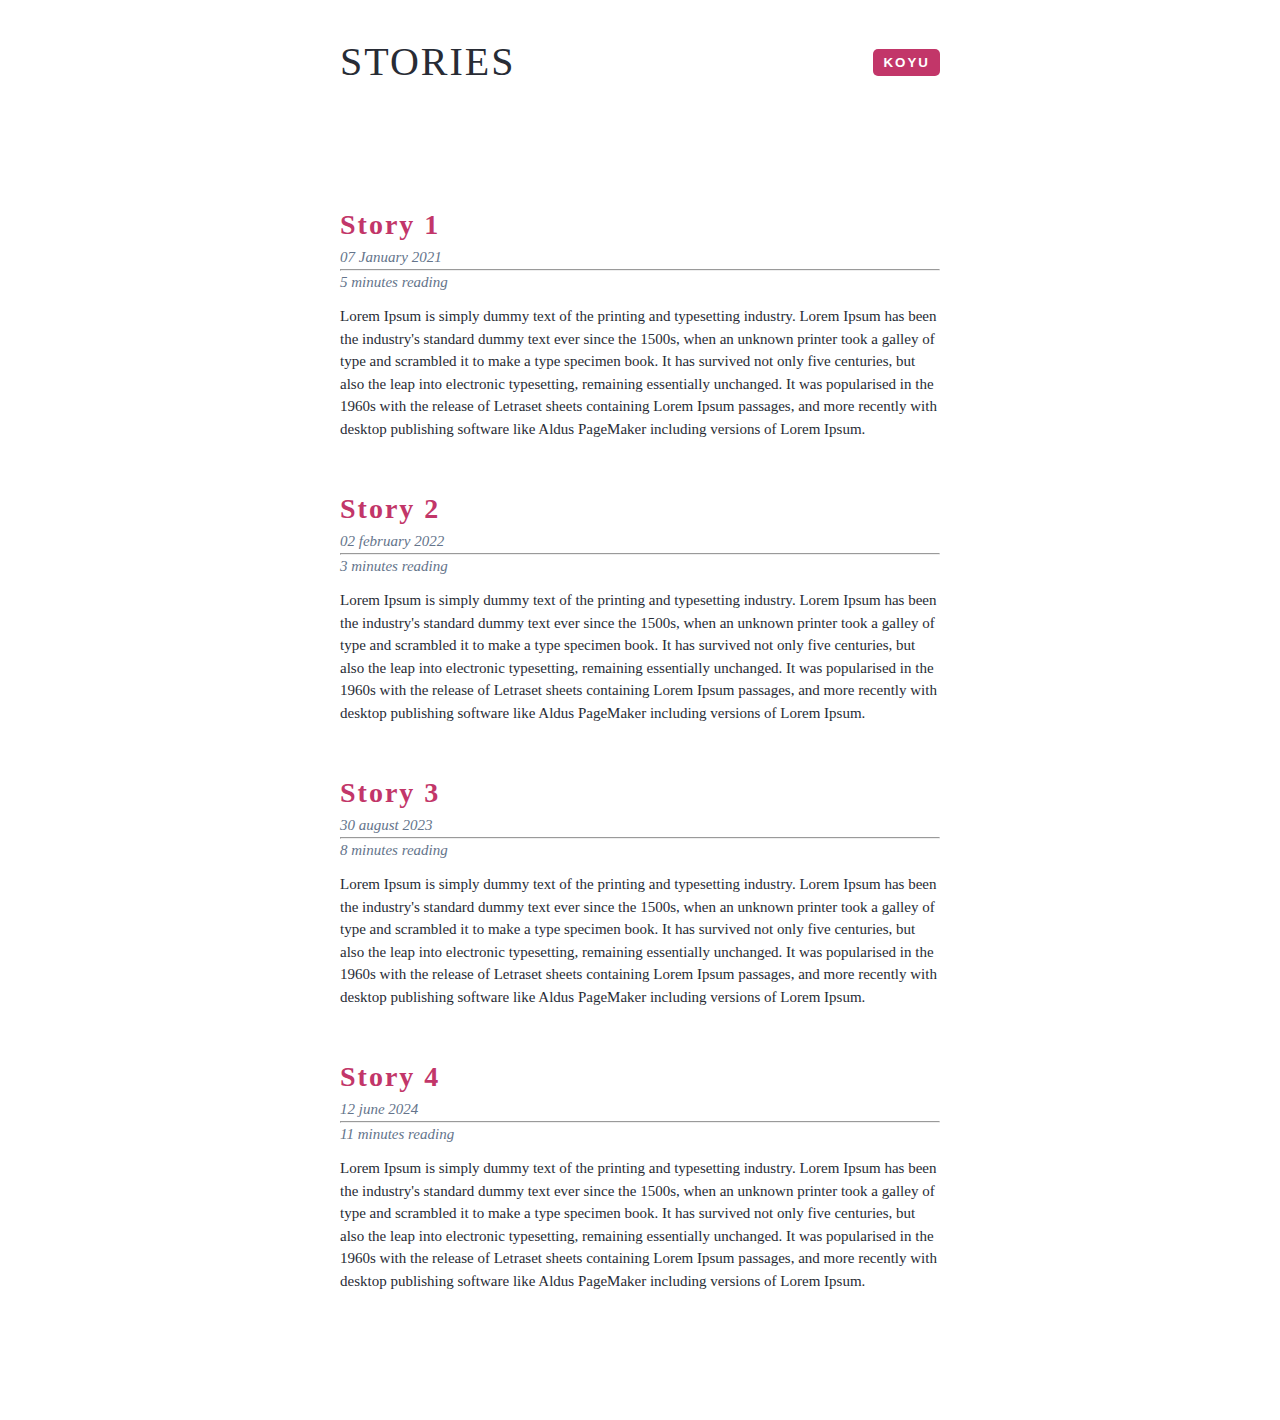
<file: changetheme/index.html>
<!DOCTYPE html>
<html lang="en">
<head>
    <meta charset="UTF-8">
    <meta name="viewport" content="width=device-width, initial-scale=1.0">
    <title>Change Themes</title>
    <link rel="stylesheet" href="style.css">
</head>
<body>
    <div class="container">
        <div class="center">
             <span>Stories</span>
            <button id="btn">Koyu</button>
        </div>
        
        <section id="articles">
            <article class="post">
                <h2>Story 1</h2>
                <div class="infos">
                    <span>07 January 2021</span>
                    <hr>
                    <span>5 minutes reading</span>
                </div>
                <p>
                    Lorem Ipsum is simply dummy text of the printing and typesetting industry. Lorem Ipsum has been the industry's standard dummy text ever since the 1500s, when an unknown printer took a galley of type and scrambled it to make a type specimen book. It has survived not only five centuries, but also the leap into electronic typesetting, remaining essentially unchanged. It was popularised in the 1960s with the release of Letraset sheets containing Lorem Ipsum passages, and more recently with desktop publishing software like Aldus PageMaker including versions of Lorem Ipsum.
                </p>
                
               
            </article>
            <article class="post">
                <h2>Story 2</h2>
                <div class="infos">
                    <span>02 february 2022</span>
                    <hr>
                    <span>3 minutes reading</span>
                </div>
                <p>
                    Lorem Ipsum is simply dummy text of the printing and typesetting industry. Lorem Ipsum has been the industry's standard dummy text ever since the 1500s, when an unknown printer took a galley of type and scrambled it to make a type specimen book. It has survived not only five centuries, but also the leap into electronic typesetting, remaining essentially unchanged. It was popularised in the 1960s with the release of Letraset sheets containing Lorem Ipsum passages, and more recently with desktop publishing software like Aldus PageMaker including versions of Lorem Ipsum.
                </p>
               
            </article>
            <article class="post">
                <h2>Story 3</h2>
                <div class="infos">
                    <span>30 august 2023</span>
                    <hr>
                    <span>8 minutes reading</span>
                </div>
                <p>
                    Lorem Ipsum is simply dummy text of the printing and typesetting industry. Lorem Ipsum has been the industry's standard dummy text ever since the 1500s, when an unknown printer took a galley of type and scrambled it to make a type specimen book. It has survived not only five centuries, but also the leap into electronic typesetting, remaining essentially unchanged. It was popularised in the 1960s with the release of Letraset sheets containing Lorem Ipsum passages, and more recently with desktop publishing software like Aldus PageMaker including versions of Lorem Ipsum.
                </p>
               
            </article>
            <article class="post">
                <h2>Story 4</h2>
                <div class="infos">
                    <span>12 june 2024</span>
                    <hr>
                    <span>11 minutes reading</span>
                </div>
                <p>
                    Lorem Ipsum is simply dummy text of the printing and typesetting industry. Lorem Ipsum has been the industry's standard dummy text ever since the 1500s, when an unknown printer took a galley of type and scrambled it to make a type specimen book. It has survived not only five centuries, but also the leap into electronic typesetting, remaining essentially unchanged. It was popularised in the 1960s with the release of Letraset sheets containing Lorem Ipsum passages, and more recently with desktop publishing software like Aldus PageMaker including versions of Lorem Ipsum.
                </p>
               
            </article>
            
            

        </section>
    </div>





<script src="app.js"></script>
</body>
</html>
</file>
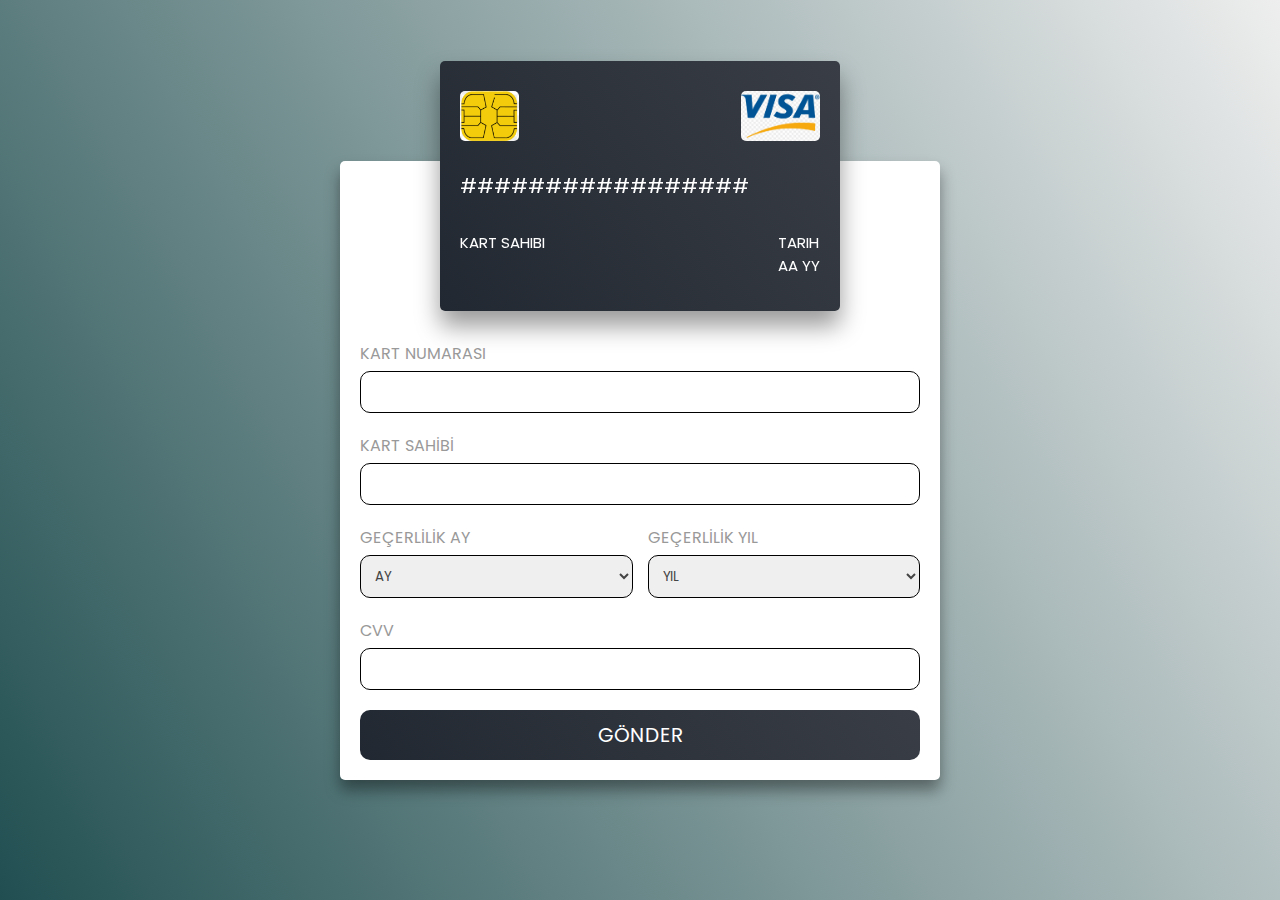
<file: CreditCard/index.html>
<!DOCTYPE html>
<html lang="en">
<head>
    <meta charset="UTF-8">
    <meta name="viewport" content="width=device-width, initial-scale=1.0">
    <title>Credit Card</title>
    <link rel="stylesheet" href="https://cdnjs.cloudflare.com/ajax/libs/font-awesome/6.7.2/css/all.min.css" integrity="sha512-Evv84Mr4kqVGRNSgIGL/F/aIDqQb7xQ2vcrdIwxfjThSH8CSR7PBEakCr51Ck+w+/U6swU2Im1vVX0SVk9ABhg==" crossorigin="anonymous" referrerpolicy="no-referrer" />
    <link rel="stylesheet" href="style.css">
</head>
<body>
    <div class="container">
        <div class="card-container">
            <div class="front">
                <div class="image">
                    <img src="chip.png" alt="">
                    <img src="visa.png" alt="">
                </div>
                <div class="card-number-box">#################</div>
                <div class="flexbox">
                   <div class="box">
                    <span>Kart Sahibi</span>
                    <div class="card-owner-name"></div>
                   </div>
                   <div class="box">
                    <span>Tarih</span>
                    <div class="expiration">
                        <span class="exp-month">AA</span>
                        <span class="exp-year">YY</span>
                    </div>
                   </div>
                </div>

            </div>
            <div class="back">
              <div class="stripe"></div>
                <div class="box">
                  <span>cvv</span>
                  <div class="cvv-box"></div>
                  <img src="visa.png" alt="">
                </div>
            </div>


        </div>
        <form action="">
            <div class="input-box">
                <span>KART NUMARASI</span>
                <input type="text" maxlength="19" class="card-number-input">

            </div>
            <div class="input-box">
                <span>KART SAHİBİ</span>
                <input type="text" maxlength="27" class="card-holder-input">
            </div>
            <div class="flexbox">
                <div class="input-box">
                    <span>GEÇERLİLİK AY</span>
                    <select class="month-input">
                        <option value="ay" selected disabled>AY</option>
                        <option value="01">01</option>
                        <option value="02">02</option>
                        <option value="03">03</option>
                        <option value="04">04</option>
                        <option value="05">05</option>
                        <option value="06">06</option>
                        <option value="07">07</option>
                        <option value="08">08</option>
                        <option value="09">09</option>
                        <option value="10">10</option>
                        <option value="11">11</option>
                        <option value="12">12</option>
                    </select>

                </div>
                <div class="input-box">
                    <span>GEÇERLİLİK YIL</span>
                    <select class="year-input">
                       <option value="year" selected disabled>YIL</option> 
                       <option value="2023">2023</option>
                       <option value="2024">2024</option>
                       <option value="2025">2025</option>
                       <option value="2026">2026</option>
                       <option value="2027">2027</option>
                       <option value="2028">2028</option>
                       <option value="2029">2029</option>
                       <option value="2030">2030</option>
                       <option value="2031">2031</option>
                       <option value="2032">2032</option>
                       <option value="2033">2033</option>
                       <option value="2034">2034</option>
                    </select>
                </div>
            </div>
            <div class="input-box">
                <span>CVV</span>
                <input type="text" maxlength="3" class="cvv-input">
            </div>
            <input type="submit" value="Gönder" class="submit-btn">
        </form>
    
  
<script src="script.js"></script>
</body>
</html>
</file>
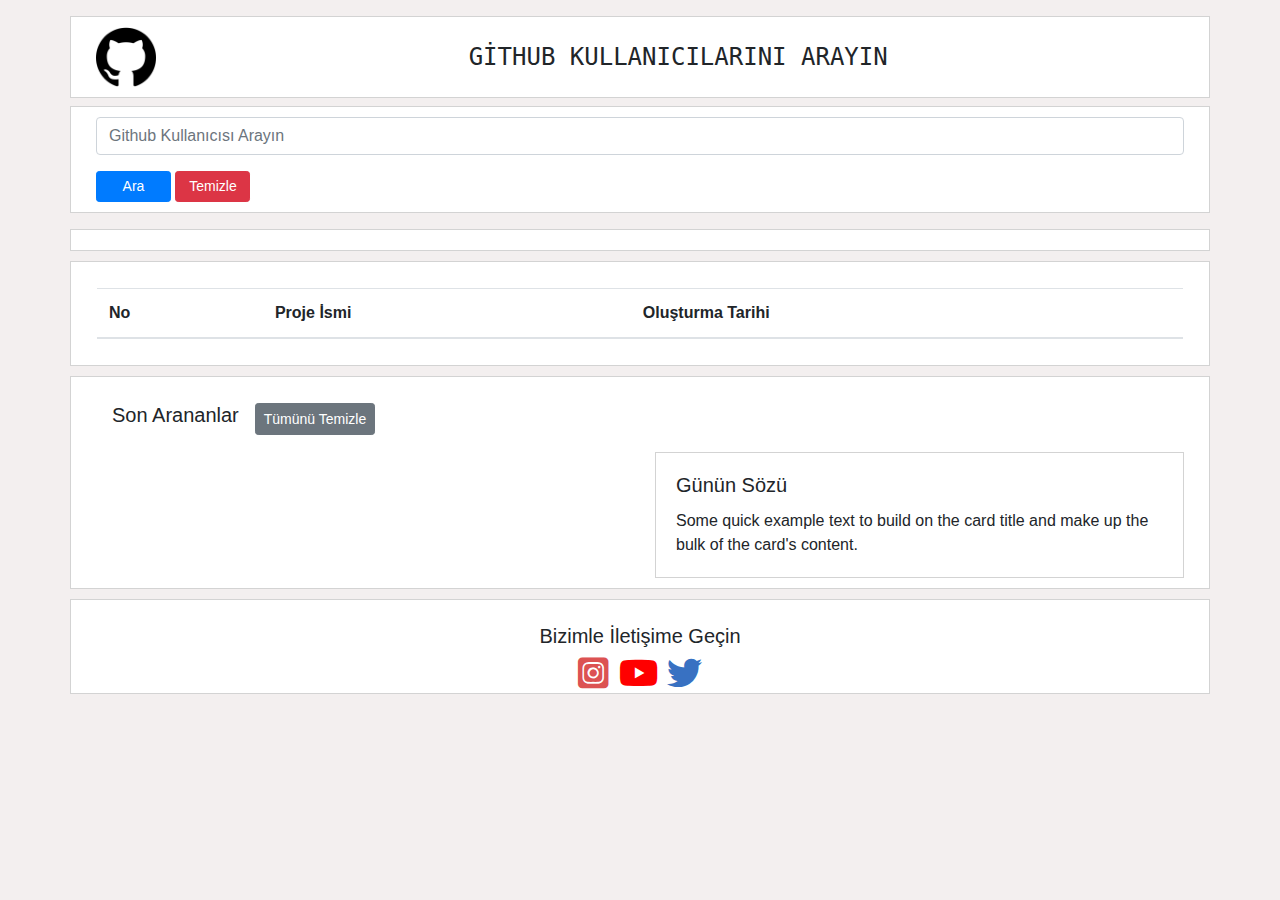
<file: githubprofilefounder/index.html>
<!DOCTYPE html>
<html lang="en"><head>
    <meta charset="UTF-8">
    <meta http-equiv="X-UA-Compatible" content="IE=edge">
    <meta name="viewport" content="width=,, initial-scale=1.0">
    <title>Github App</title>

    <link rel="stylesheet" href="https://cdn.jsdelivr.net/npm/bootstrap@4.0.0/dist/css/bootstrap.min.css" integrity="sha384-Gn5384xqQ1aoWXA+058RXPxPg6fy4IWvTNh0E263XmFcJlSAwiGgFAW/dAiS6JXm" crossorigin="anonymous">

    <link rel="stylesheet" href="https://cdnjs.cloudflare.com/ajax/libs/font-awesome/6.4.0/css/all.min.css">

    <link rel="stylesheet" href="css/app.css">
    <link rel="stylesheet" href="css/header.css">
    <link rel="stylesheet" href="css/content.css">
    <link rel="stylesheet" href="css/footer.css">
</head>

<body>


    <div class="container">
        <div id="header" class="row mt-3">
            <div class="col-sm-12 col-md-4 col-lg-4">
                <img id="githublogo" src="images/githublogo.png" alt="">
            </div>

            <div class="col-sm-12 col-md-8 col-lg-8 mt-3">
              <h4 class="header-title">GİTHUB KULLANICILARINI ARAYIN</h4>
            </div>
        </div>


        <div id="searchDiv" class="row mt-2">
            <div class="col-sm-12 col-md-12 col-lg-12">
                <form id="searchForm">
                    <input id="githubname" type="text" class="form-control" placeholder="Github Kullanıcısı Arayın">
                    <div class="mt-3">
                        <button style="width:75px" class="btn btn-primary btn-sm" type="submit">Ara</button>
                        <button id="clearButton" style="width:75px" class="btn btn-danger btn-sm" type="button">Temizle</button>
                    </div>
                </form>
            </div>
        </div>

        <div id="profileContentDiv" class="row mt-3">
            <!-- <div class="col-sm-12 col-md-4 col-lg-4">
                <div id="profileDiv">
                    <img id="profilImg" class="mb-3" src="images/81428286.png" width="200" height="200">
                    <hr style="border:1px solid lightgrey; width:200px">
                    <span>Enes Bayram</span>
                    <span>Yazılım Geliştirici</span>
                </div>
            </div>

            <div class="col-sm-12 col-md-8 col-lg-8">
                <div id="badgeDiv" class="mt-1">
                    <button type="button" class="btn btn-primary btn-sm">
                        Takipçi <span class="badge badge-light">4</span>
                      </button>
                      <button type="button" class="btn btn-success btn-sm">
                        Takip Edilen <span class="badge badge-light">4</span>
                      </button>
                      <button type="button" class="btn btn-secondary btn-sm">
                        Repolar <span class="badge badge-light">4</span>
                      </button>
                </div>

                <div id="infoDiv" class="mt-3">
                    <div class="info">
                        <img src="images/company.png" width="40" height="40" alt="">
                         <span>Jforce</span>
                    </div>
                    <div class="info">
                        <img src="images/location.png" width="40" height="40" alt="">
                         <span>İstanbul</span>
                    </div>
                    <div class="info">
                        <img src="images/mail.png" width="40" height="40" alt="">
                         <span>enesbayram166@gmail.com</span>
                    </div>

                    <div class="info">
                        <a href="#">Repoları Göster</a>
                    </div>
                </div>
            </div> -->
        </div>

        <div id="reposDiv" class="row">
            <table id="table" class="table m-3 table-striped">
                <thead>
                  <tr>
                    <th scope="col">No</th>
                    <th scope="col">Proje İsmi</th>
                    <th scope="col">Oluşturma Tarihi</th>
                  </tr>
                </thead>
                <tbody id="tableContent">
                  <!-- <tr>
                    <th scope="row">1</th>
                    <td>Mark</td>
                    <td>Otto</td>
                  </tr> -->
                 
                 
                </tbody>
              </table>
        </div>


        <div id="searchedUserDiv" class="row">
            <div class="col-sm-12 col-md-6 col-lg-6">
                <div id="searchMain" class="m-3">
                    <h5>Son Arananlar</h5>
                    <button id="clearAllButton" type="button" class="btn btn-secondary btn-sm ml-3">Tümünü Temizle</button>
                </div>
                <div>
                    <ul id="searchedUserList" class="list-group m-3">
                        <!-- <li class="list-group-item">enesbayyram</li> -->
                    </ul>
                </div>
            </div>

            <div class="col-sm-12 col-md-6 col-lg-6">
                <div id="todaySentenceDiv">
                    <div class="card" style="border:none">
                        <div class="card-body">
                          <h5 class="card-title">Günün Sözü</h5>
                          <p class="card-text">Some quick example text to build on the card title and make up the bulk of the card's content.</p>
                        </div>
                      </div>
                </div>
            </div>
        </div>

        <div id="footer" class="row">
            <div id="mainDiv" class="col-sm-12 col-md-12 col-lg-12">
                <h5 class="mt-4">Bizimle İletişime Geçin</h5>
                <div id="socialMediaDiv">
                    <a href="https://www.instagram.com/siyar_ylmaz2300/"><i id="instagramLogo" class="fa-brands fa-square-instagram"></i></a>
                    <a href="https://www.youtube.com/@aliylmaz1591"><i id="youtubeLogo" class="fa-brands fa-youtube"></i></a>
                    <a href="https://x.com/isyar554283"><i id="twitterLogo" class="fa-brands fa-twitter"></i></a>
                </div>
            </div>
        </div>
    </div>

    <script src="js/storage.js"></script>
    <script src="js/ui.js"></script>
    <script src="js/github.js"></script>
    <script src="js/main.js"></script>
    
   

    <script src="https://code.jquery.com/jquery-3.2.1.slim.min.js" integrity="sha384-KJ3o2DKtIkvYIK3UENzmM7KCkRr/rE9/Qpg6aAZGJwFDMVNA/GpGFF93hXpG5KkN" crossorigin="anonymous"></script>
    <script src="https://cdn.jsdelivr.net/npm/popper.js@1.12.9/dist/umd/popper.min.js" integrity="sha384-ApNbgh9B+Y1QKtv3Rn7W3mgPxhU9K/ScQsAP7hUibX39j7fakFPskvXusvfa0b4Q" crossorigin="anonymous"></script>
    <script src="https://cdn.jsdelivr.net/npm/bootstrap@4.0.0/dist/js/bootstrap.min.js" integrity="sha384-JZR6Spejh4U02d8jOt6vLEHfe/JQGiRRSQQxSfFWpi1MquVdAyjUar5+76PVCmYl" crossorigin="anonymous"></script>


</body></html>
</file>
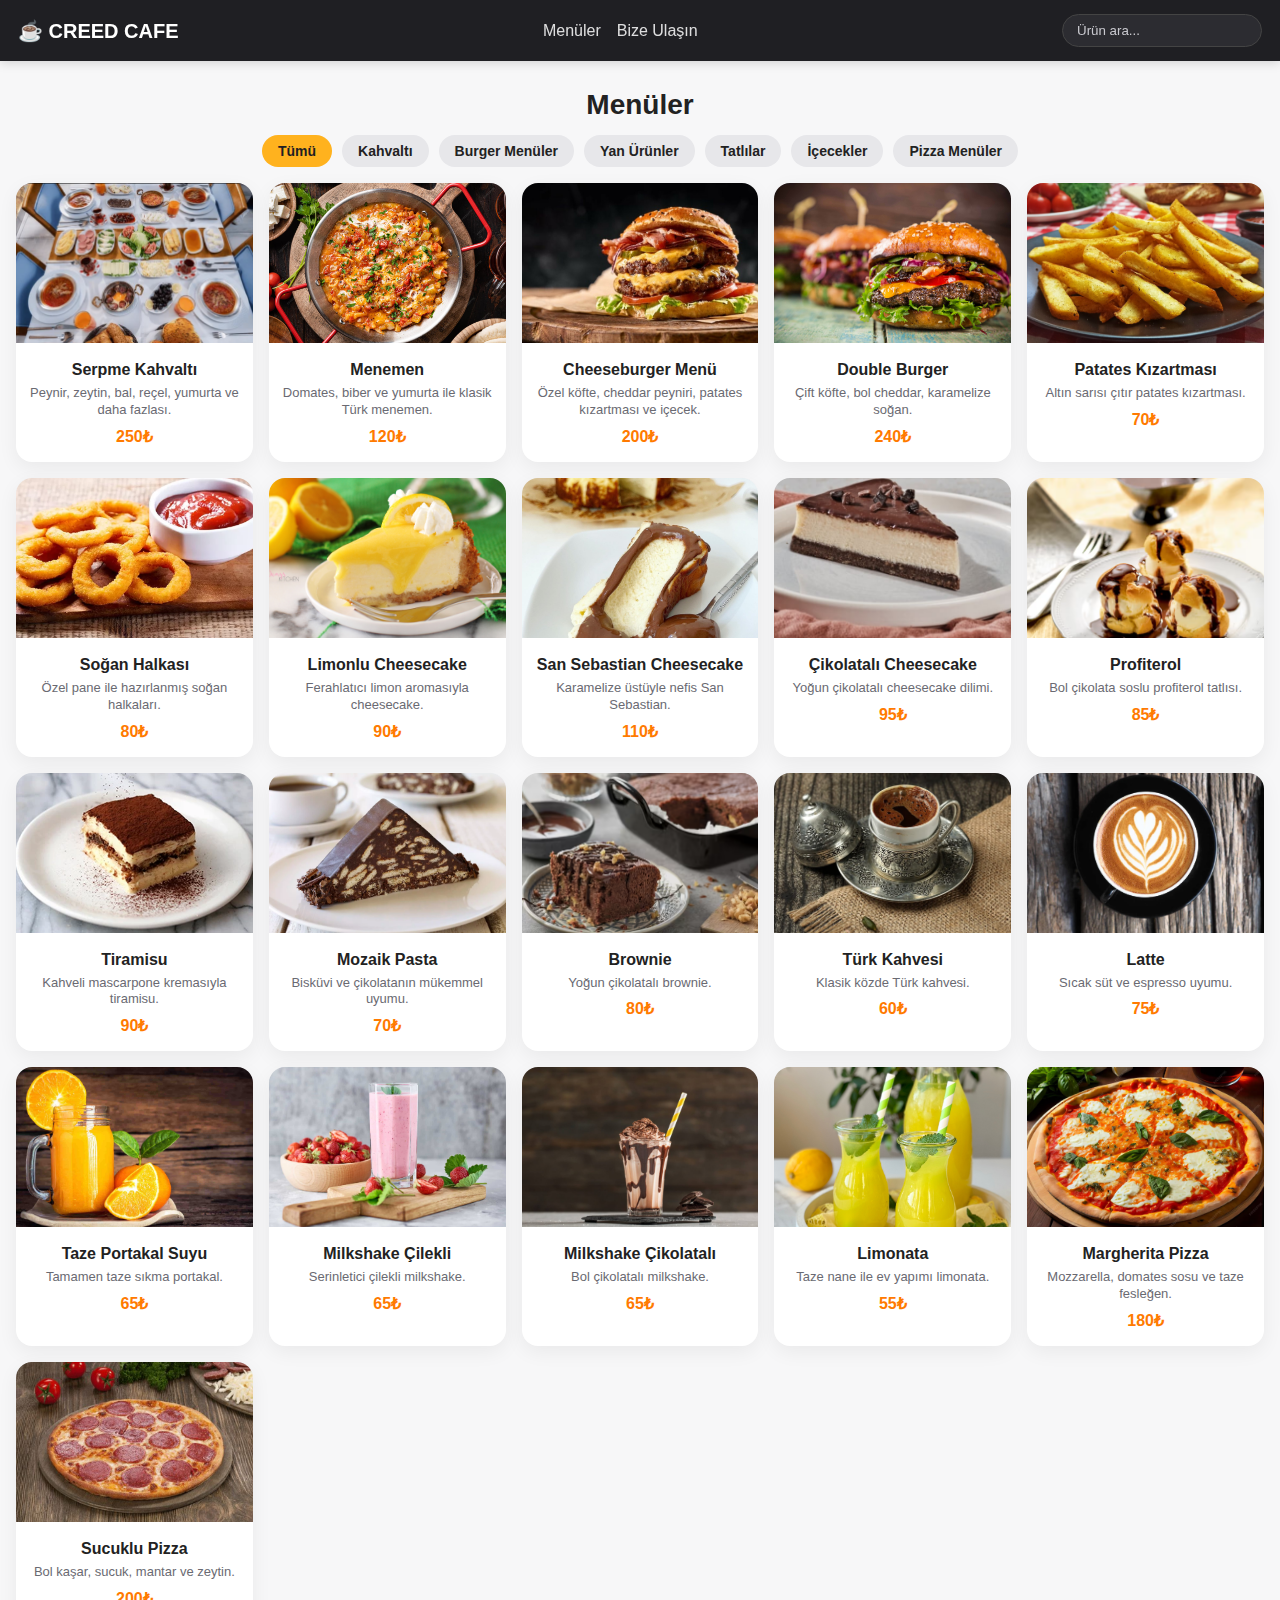
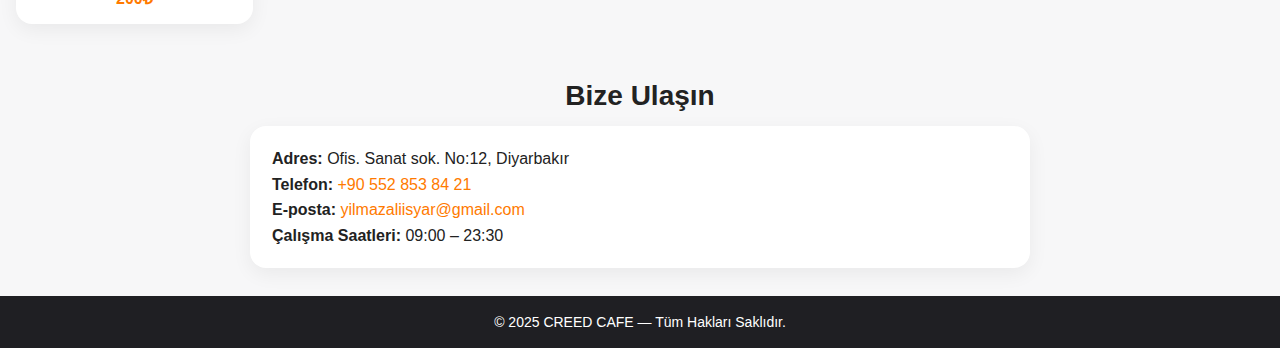
<file: kafe menü/index.html>
<!DOCTYPE html>
<html lang="tr">
<head>
  <meta charset="UTF-8" />
  <meta name="viewport" content="width=device-width, initial-scale=1" />
  <title>Kafe Menü</title>
  <link rel="stylesheet" href="style.css" />
  <meta name="description" content="Kafemizin menüsünü görüntüleyin: kahvaltı, burger, yan ürünler, tatlılar, içecekler ve pizza menüleri." />
</head>
<body>
  <!-- Navbar -->
  <header>
    <nav class="navbar">
      <div class="logo">☕ CREED CAFE</div>
      <ul class="nav-links">
        <li><a href="#menu">Menüler</a></li>
        <li><a href="#contact">Bize Ulaşın</a></li>
      </ul>
      <div class="search-box">
        <input type="text" id="searchInput" placeholder="Ürün ara..." aria-label="Ürün arama" />
      </div>
    </nav>
  </header>

  <!-- Menü -->
  <section id="menu">
    <h2 class="section-title">Menüler</h2>

    <!-- Ana Kategoriler -->
    <ul id="categoryMenu" class="category-menu" role="tablist">
      <li data-category="all" class="active" role="tab" aria-selected="true">Tümü</li>
      <li data-category="kahvalti" role="tab">Kahvaltı</li>
      <li data-category="burger" role="tab">Burger Menüler</li>
      <li data-category="yan" role="tab">Yan Ürünler</li>
      <li data-category="tatli" role="tab">Tatlılar</li> <!-- ✅ yeni eklendi -->
      <li data-category="icecek" role="tab">İçecekler</li>
      <li data-category="pizza" role="tab">Pizza Menüler</li>
    </ul>

    <!-- Ürünler JS ile yüklenecek -->
    <div class="menu-container" id="menuContainer" aria-live="polite"></div>
  </section>

  <!-- İletişim -->
  <section id="contact">
    <h2 class="section-title">Bize Ulaşın</h2>
    <div class="contact-wrap">
      <p><strong>Adres:</strong> Ofis. Sanat sok. No:12, Diyarbakır</p>
      <p><strong>Telefon:</strong> <a href="tel:+905551112233">+90 552 853 84 21</a></p>
      <p><strong>E-posta:</strong> <a href="mailto:info@kafemiz.com">yilmazaliisyar@gmail.com</a></p>
      <p><strong>Çalışma Saatleri:</strong> 09:00 – 23:30</p>
    </div>
  </section>

  <!-- Footer -->
  <footer>
    <p>© 2025 CREED CAFE — Tüm Hakları Saklıdır.</p>
  </footer>

  <script src="script.js"></script>
</body>
</html>
</file>
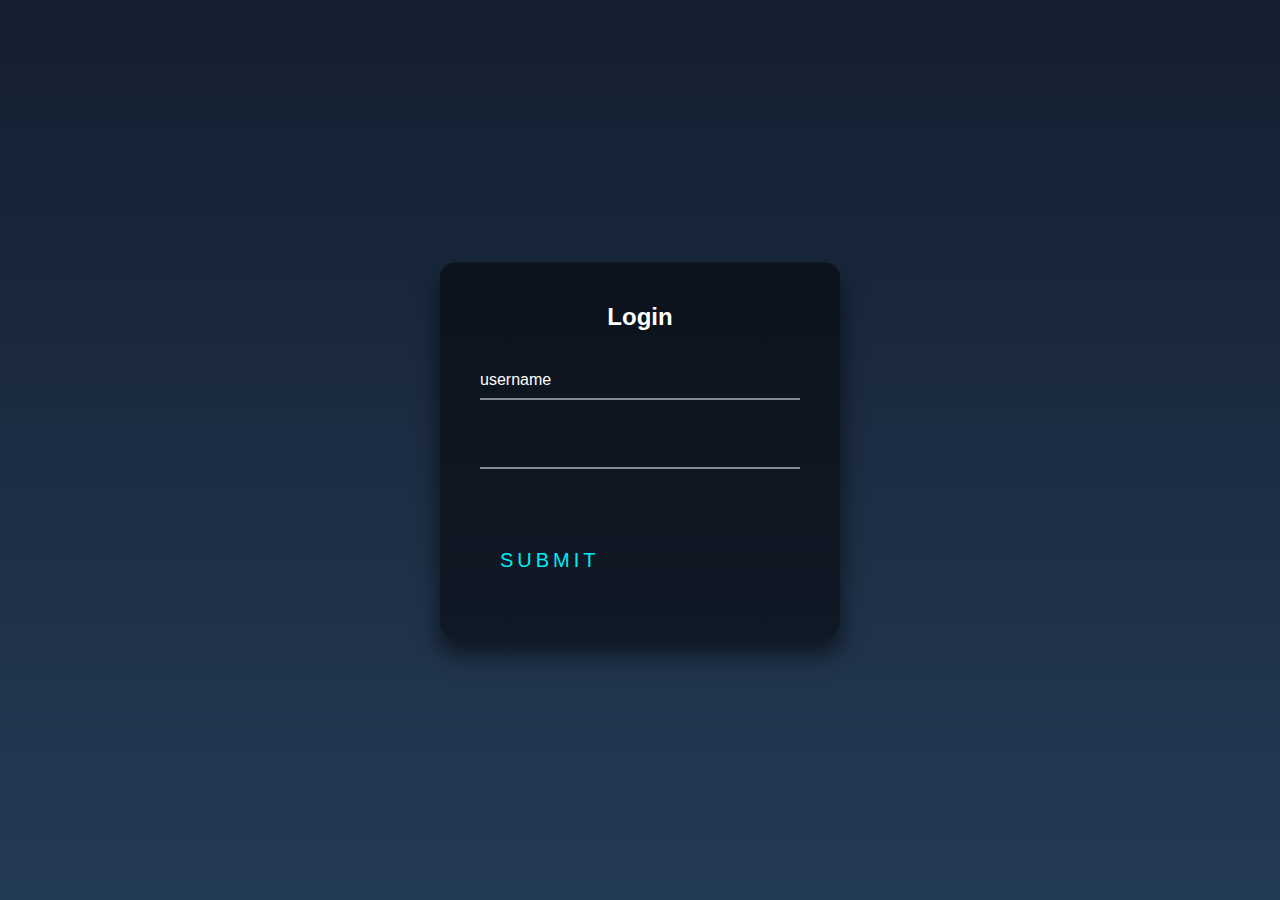
<file: Loginpage/index.html>
<html lang="en">
<head>
    <meta charset="UTF-8">
    <meta http-equiv="X-UA-Compatible" content="IE=edge">
    <meta name="viewport" content="width=device-width, initial-scale=1.0">
    <title>Login page </title>
    <link rel="stylesheet" href="style.css">

</head>
<body>
    <div class="login-box">
        <h2>Login</h2>
        <form>
            <div class="user-box">
                <input type="text" name="" required="">
                <label>username</label>
            </div>
            <div class="user-box">
                <input type="password" name="" required="">
                <!-- <label>Password</label> -->
            </div>
            <a href="#">
                <span></span>
                <span></span>
                <span></span>
                <span></span>
                submit
            </a>
        </form>
    </div>
</body>
</html>
</file>
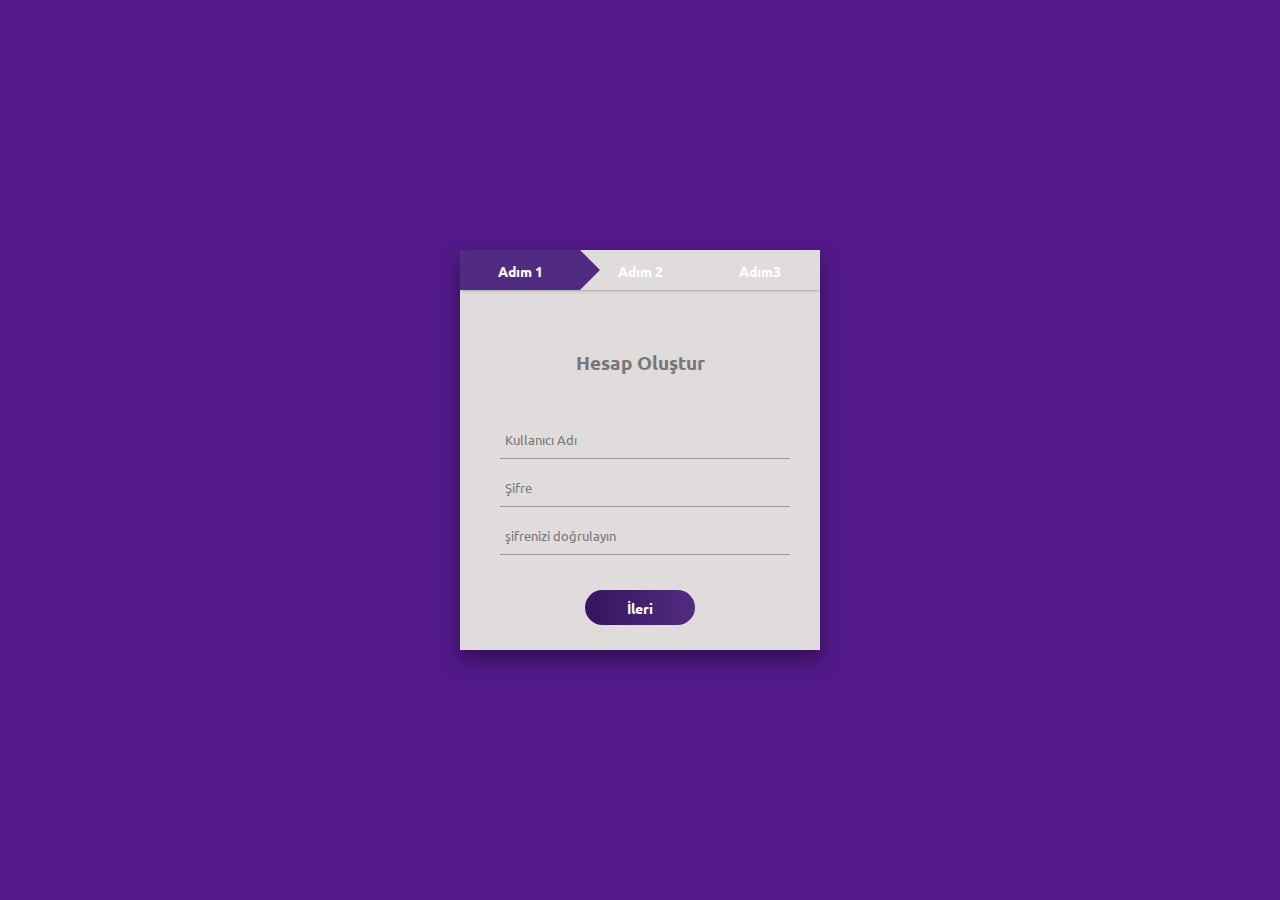
<file: multistepForm/index.html>
<!DOCTYPE html>
<html lang="en">
<head>
    <meta charset="UTF-8">
    <meta name="viewport" content="width=device-width, initial-scale=1.0">
    <title>Multi Step Form</title>
    <link rel="stylesheet" href="style.css">
    <link rel="stylesheet" href="https://cdnjs.cloudflare.com/ajax/libs/font-awesome/6.7.1/css/all.min.css">
</head>
<body>
    <div class="container">
        <form id="form1">
            <h3>Hesap Oluştur</h3>
            <input type="text" placeholder="Kullanıcı Adı">
            <input type="password" placeholder="Şifre">
            <input type="password" placeholder="şifrenizi doğrulayın">
            <div class="btn-box">
                <button type="button" id="next1">İleri</button>
            </div>
        </form>
        <form  id="form2">
            <h3>Hesap Oluştur</h3>
            <input type="text" placeholder="e-posta">
            <input type="text" placeholder="linkedln">
            <input type="text" placeholder="Github">
            <div class="btn-box">
                <button type="button" id="back1">Geri</button>
                <button type="button" id="next2">İleri</button>
                
            </div>
        </form>
        <form id="form3">
            <h3>Hesap Oluştur</h3>
            <input type="text" placeholder="Ad">
            <input type="text" placeholder="Soyad">
            <input type="text" placeholder="Telefon">
            <div class="btn-box">
                <button type="button" id="back2">Geri</button>
                <button type="button" id="submit">Gönder</button>
            </div>
        </form>

       <div class="step-row">
        <div id="progress"></div>
        <div class="step-col"><small>Adım 1</small></div>
        <div class="step-col"><small>Adım 2</small></div>
        <div class="step-col"><small>Adım3</small></div>
       </div>

    </div>
    
<script src="script.js"></script>    
</body>
</html>
</file>
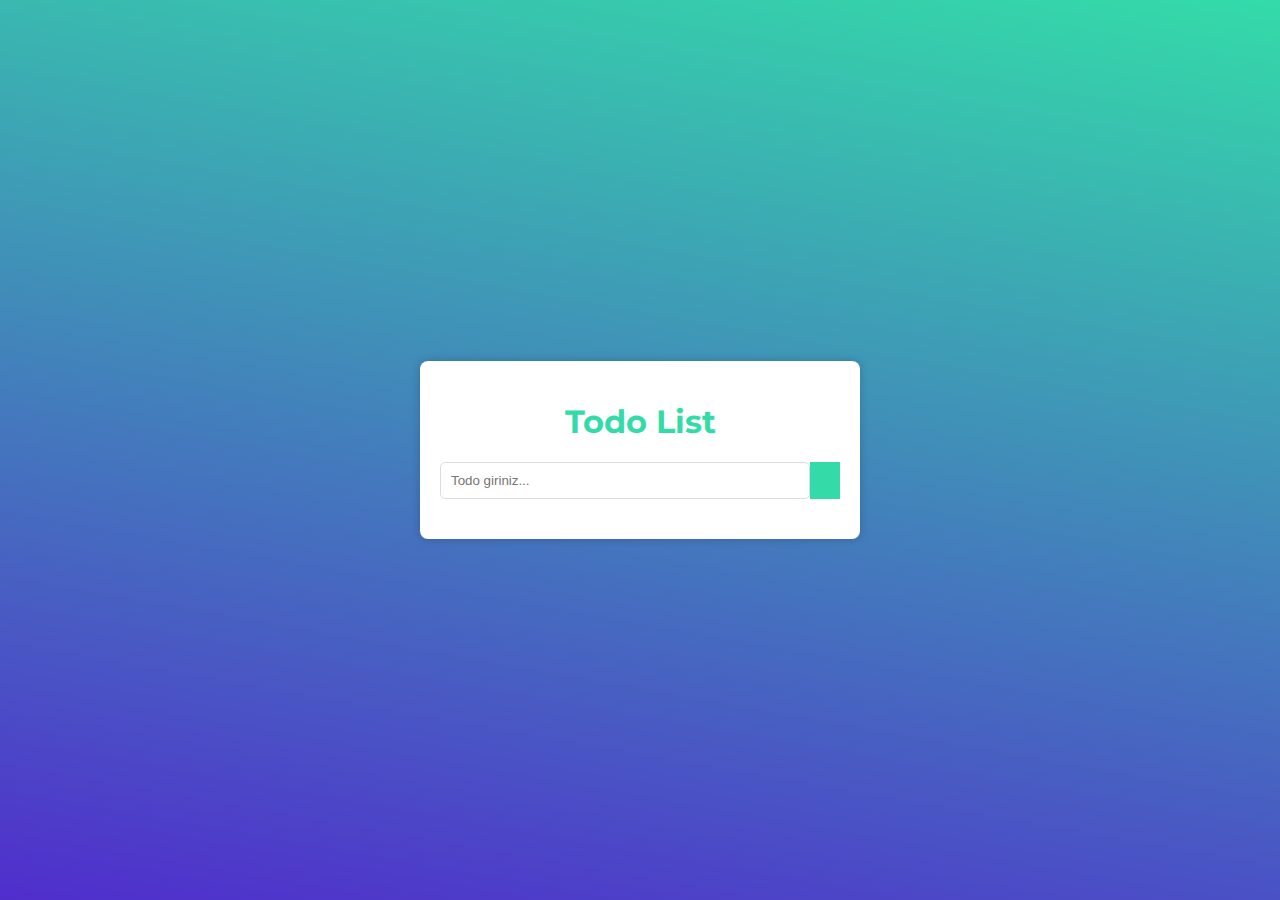
<file: TodoList/index.html>
<!DOCTYPE html>
<html lang="en">
<head>
    <meta charset="UTF-8">
    <meta name="viewport" content="width=device-width, initial-scale=1.0">
    <title>Todo List</title>
    <link rel="stylesheet" href="style.css">
    <link rel="stylesheet" href="https://cdnjs.cloudflare.com/ajax/libs/font-awesome/6.7.1/css/all.min.css" integrity="sha512-5Hs3dF2AEPkpNAR7UiOHba+lRSJNeM2ECkwxUIxC1Q/FLycGTbNapWXB4tP889k5T5Ju8fs4b1P5z/iB4nMfSQ==" crossorigin="anonymous" referrerpolicy="no-referrer" />
</head>
<body>
    <div class="container">
        <h1>Todo List</h1>
        <div class="input-container">
            <input id="todoinput" type="text" placeholder="Todo giriniz...">
            <button onclick="addTodo()" >
                <i class="fa-solid fa-plus"></i>
            </button>
        </div>
        <ul id="todolist">
            <!-- todo öğeleri js ile eklenicek create element methodu ile -->
        </ul>
    </div>
   
<script src="script.js"></script>
</body>
</html>
</file>
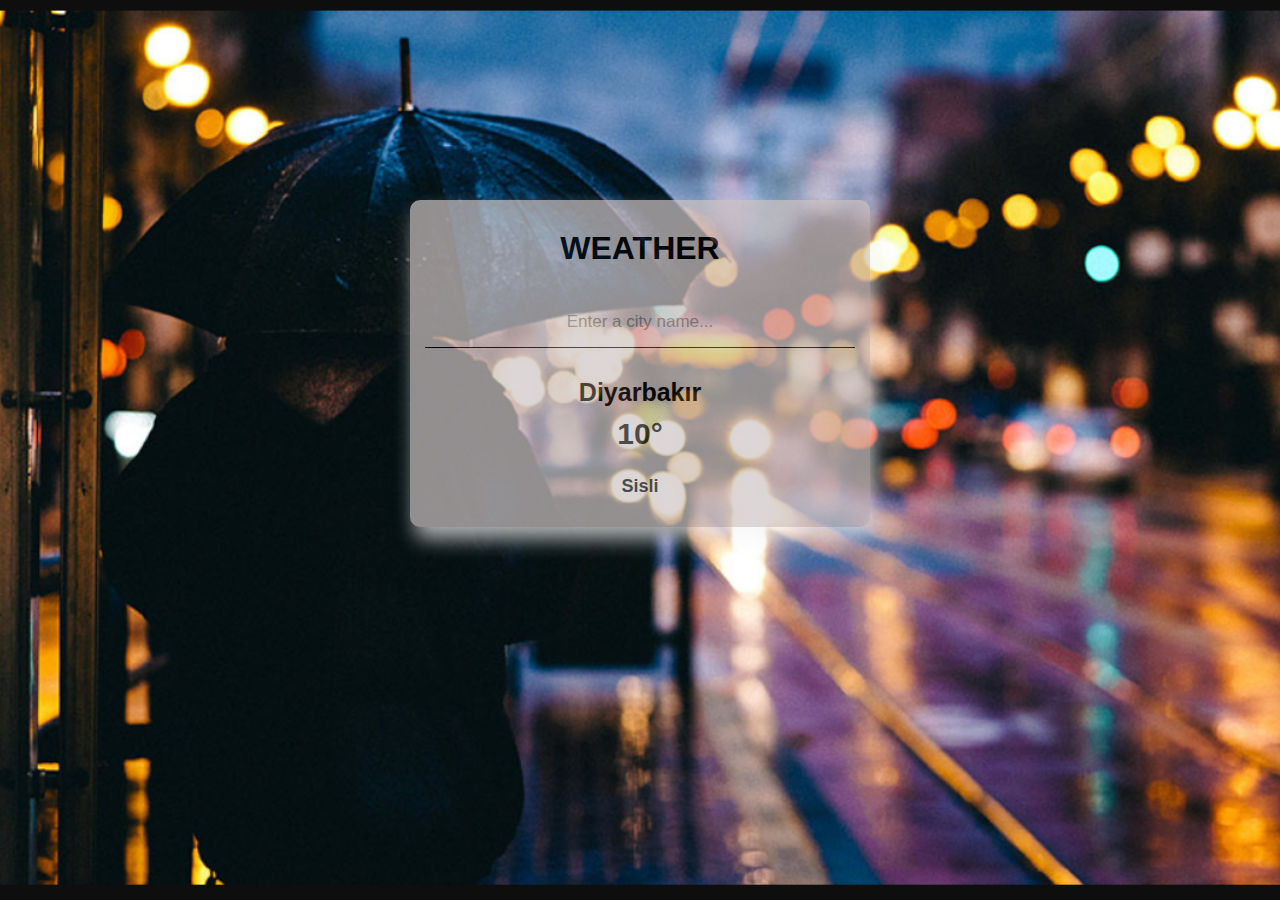
<file: weatherApp/index.html>
<!DOCTYPE html>
<html lang="en">
<head>
    <meta charset="UTF-8">
    <meta name="viewport" content="width=device-width, initial-scale=1.0">
    <title>Weather App</title>
    <link rel="stylesheet" href="style.css">
</head>
<body>
    <div class="container">
        <div class="app">
            <div class="header">
                <h1>WEATHER</h1>
                <input id="searchInput" type="text" placeholder="Enter a city name...">
            </div>
            <div class="content">
                <div class="cityName">Diyarbakır</div>
                <div class="degree">10°</div>
                <div class="desc">Sisli</div>
            </div>
        </div>
    </div>



 <script src="weather.api.js"></script>
 <script src="main.js"></script>   
</body>
</html>
</file>
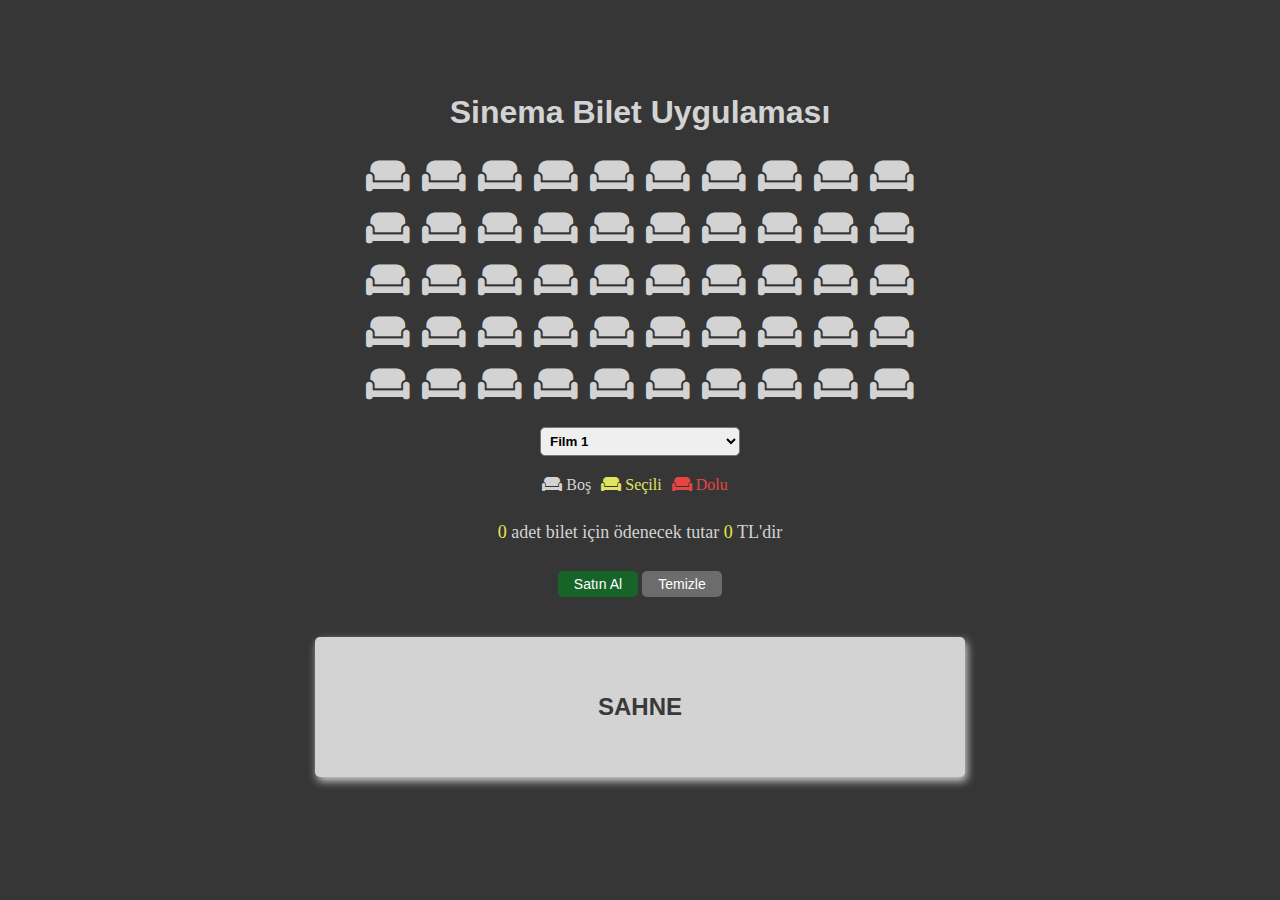
<file: CinemaTicketApp/ticketapp/index.html>
<!DOCTYPE html>
<html lang="en"><head>
    <meta charset="UTF-8">
    <meta http-equiv="X-UA-Compatible" content="IE=edge">
    <meta name="viewport" content="width=device-width, initial-scale=1.0">
    <title>Ticket App</title>
    <link rel="stylesheet" href="style.css">
    <link rel="stylesheet" href="https://cdnjs.cloudflare.com/ajax/libs/font-awesome/6.4.0/css/all.min.css">
</head>

<body>

    <div class="container">
        <h1 class="title">Sinema Bilet Uygulaması</h1>
        <div class="seatMain">
            <div class="row">
                <div class="seat"><i class="fa-solid fa-couch"></i></div>
                <div class="seat"><i class="fa-solid fa-couch"></i></div>
                <div class="seat"><i class="fa-solid fa-couch"></i></div>
                <div class="seat"><i class="fa-solid fa-couch"></i></div>
                <div class="seat"><i class="fa-solid fa-couch"></i></div>
                <div class="seat"><i class="fa-solid fa-couch"></i></div>
                <div class="seat"><i class="fa-solid fa-couch"></i></div>
                <div class="seat"><i class="fa-solid fa-couch"></i></div>
                <div class="seat"><i class="fa-solid fa-couch"></i></div>
                <div class="seat"><i class="fa-solid fa-couch"></i></div>
            </div>
            <div class="row">
                <div class="seat"><i class="fa-solid fa-couch"></i></div>
                <div class="seat"><i class="fa-solid fa-couch"></i></div>
                <div class="seat"><i class="fa-solid fa-couch"></i></div>
                <div class="seat"><i class="fa-solid fa-couch"></i></div>
                <div class="seat"><i class="fa-solid fa-couch"></i></div>
                <div class="seat"><i class="fa-solid fa-couch"></i></div>
                <div class="seat"><i class="fa-solid fa-couch"></i></div>
                <div class="seat"><i class="fa-solid fa-couch"></i></div>
                <div class="seat"><i class="fa-solid fa-couch"></i></div>
                <div class="seat"><i class="fa-solid fa-couch"></i></div>
            </div>
            <div class="row">
                <div class="seat"><i class="fa-solid fa-couch"></i></div>
                <div class="seat"><i class="fa-solid fa-couch"></i></div>
                <div class="seat"><i class="fa-solid fa-couch"></i></div>
                <div class="seat"><i class="fa-solid fa-couch"></i></div>
                <div class="seat"><i class="fa-solid fa-couch"></i></div>
                <div class="seat"><i class="fa-solid fa-couch"></i></div>
                <div class="seat"><i class="fa-solid fa-couch"></i></div>
                <div class="seat"><i class="fa-solid fa-couch"></i></div>
                <div class="seat"><i class="fa-solid fa-couch"></i></div>
                <div class="seat"><i class="fa-solid fa-couch"></i></div>
            </div>
            <div class="row">
                <div class="seat"><i class="fa-solid fa-couch"></i></div>
                <div class="seat"><i class="fa-solid fa-couch"></i></div>
                <div class="seat"><i class="fa-solid fa-couch"></i></div>
                <div class="seat"><i class="fa-solid fa-couch"></i></div>
                <div class="seat"><i class="fa-solid fa-couch"></i></div>
                <div class="seat"><i class="fa-solid fa-couch"></i></div>
                <div class="seat"><i class="fa-solid fa-couch"></i></div>
                <div class="seat"><i class="fa-solid fa-couch"></i></div>
                <div class="seat"><i class="fa-solid fa-couch"></i></div>
                <div class="seat"><i class="fa-solid fa-couch"></i></div>
            </div>
            <div class="row">
                <div class="seat"><i class="fa-solid fa-couch"></i></div>
                <div class="seat"><i class="fa-solid fa-couch"></i></div>
                <div class="seat"><i class="fa-solid fa-couch"></i></div>
                <div class="seat"><i class="fa-solid fa-couch"></i></div>
                <div class="seat"><i class="fa-solid fa-couch"></i></div>
                <div class="seat"><i class="fa-solid fa-couch"></i></div>
                <div class="seat"><i class="fa-solid fa-couch"></i></div>
                <div class="seat"><i class="fa-solid fa-couch"></i></div>
                <div class="seat"><i class="fa-solid fa-couch"></i></div>
                <div class="seat"><i class="fa-solid fa-couch"></i></div>
            </div>
        </div>

        <div class="movieMain">
            <select id="selectMovie">
                <option value="20">Film 1</option>
                <option value="25">Film 2</option>
                <option value="30">Film 3</option>
            </select>
        </div>

        <div class="seatStatusMain">
            <div class="row">
                <div class="emptySeat"><i class="fa-solid fa-couch"></i> <span>Boş</span></div>
                <div class="selectedSeat"><i class="fa-solid fa-couch"></i> <span>Seçili</span></div>
                <div class="fullSeat"><i class="fa-solid fa-couch"></i> <span>Dolu</span></div>
            </div>
        </div>

        <div class="resultTextMain">
            <p><span id="count">1</span> adet bilet için ödenecek tutar <span id="amount">20</span> TL'dir</p>
        </div>

        <div class="buttonMain">
            <button id="buyButton" type="button">Satın Al</button>
            <button id="clearButton" type="button">Temizle</button>
        </div>

        <div class="screen">
            <h2 class="screenTitle">SAHNE</h2>
        </div>
    </div>


    <script src="storage.js"></script>
    <script src="main.js"></script>


</body></html>
</file>
<file: changetheme/style.css>
:root{
    --clr-bcg:#fff;
    --clr-font:#282c35;
    --clr-primary:#c23669;
    --clr-gray:#64748b;
}

.dark-theme{
    --clr-bcg:#282c35;
    --clr-font:#fff;
    --clr-primary:#ffa7c4;
    --clr-gray:#cbd5e1;
}



*{
    margin: 0px;
    box-sizing: border-box;
    padding: 0px;
}

body{
    background-color: var(--clr-bcg);
    color: var(--clr-font);
    line-height: 1.5;
    font-size: 15px;
    transition: 300ms all linear;
}

.center{
    width: 90vw;
    max-width:600px ;
    margin: 0px auto;
    justify-content: space-between;
    display: flex;
    align-items: center;
    padding: 32px 0px;

}

.center span{
    font-size: 40px;
    text-transform: uppercase;
    letter-spacing: 2px;
}

#btn{
    background-color: var(--clr-primary);
    color: var(--clr-bcg);
    padding: 4px 8px;
    border-radius: 5px;
    border-color: transparent;
    text-transform: uppercase;
    font-weight: bold;
    letter-spacing: 2px;
    cursor: pointer;
}


#articles{
    padding: 80px 0px;
    width: 90vw;
    max-width: 600px;
    margin: 0px auto;
}

.post{
    margin-bottom: 48px;
}

.post h2{
    color: var(--clr-primary);
    text-transform: capitalize;
    letter-spacing: 2px;
    font-size: 28px;
}

.infos{
    font-style: italic;
    margin-bottom: 12px;
    color: var(--clr-gray);

}


.infos span{
    margin-right: 8px;
    
}
</file>
<file: CreditCard/style.css>
@import url('https://fonts.googleapis.com/css2?family=Montserrat:ital,wght@0,100..900;1,100..900&family=Poppins:ital,wght@0,100;0,200;0,300;0,400;0,500;0,600;0,700;0,800;0,900;1,100;1,200;1,300;1,400;1,500;1,600;1,700;1,800;1,900&family=Roboto:ital,wght@0,100;0,300;0,400;0,500;0,700;0,900;1,100;1,300;1,400;1,500;1,700;1,900&family=Ubuntu:ital,wght@0,300;0,400;0,500;0,700;1,300;1,400;1,500;1,700&display=swap');

*{
    margin: 0px;
    padding: 0px;
    box-sizing: border-box;
    outline: none;
    border: none;
    text-decoration: none;
    text-transform: uppercase;
    font-family: "Poppins";
}

.container{
    min-height: 100vh;
    background-color: #eee;
    display: flex;
    justify-content: center;
    align-items: center;
    flex-flow: column;
    background: linear-gradient(60deg, #214f51,#eee);
    padding-bottom:60px ;
}


.container form{
    background-color: #fff;
    border-radius: 5px;
    padding: 20px;
    padding-top: 160px;
    width: 600px;
    box-shadow: 0 10px 15px rgba(0, 0, 0, 0.4);
}

.container form .input-box{
    margin-top: 20px;
}
.container form .input-box span{
    display: block;
    color: #999;
    padding-bottom: 5px;

}

.container form .input-box input,
.container form .input-box select{
    width: 100%;
    border: 1px solid #000;
    padding: 10px;
    border-radius: 10px;
    color: #444;
}

.container form .flexbox{
    display: flex;
    gap: 15px;
}

.container form .flexbox .input-box{
    flex: 1 1 150px;
}


.container form .submit-btn{
    width: 100%;
    background: linear-gradient(55deg, #222831, #393e46);
    margin-top: 20px;
    padding: 10px;
    font-size: 20px;
    border-radius: 10px;
    cursor: pointer;
    transition: 300ms all;
    color: #fff;
}

.container form .submit-btn:hover{
    opacity: 0.8;
    letter-spacing: 4px;

}

.container .card-container{
    width: 400px;
    height: 250px;
    position: relative;
    margin-bottom: -150px;
}

.container .card-container .front{
    position: absolute;
    width: 100%;
    height: 100%;
    top: 0;
    left: 0;
    background: linear-gradient(55deg, #222831, #393e46);
    border-radius: 5px;
    box-shadow: 0 15px 25px rgba(0, 0, 0,0.4);
    backface-visibility: hidden;
    padding: 20px;
    transition: 400ms all ease-out;
    transform: perspective(1000px) rotateY(0deg);
}

.container .card-container .front .image{
    display: flex;
    align-items: center;
    justify-content: space-between;
    padding-top: 10px;
}

.container .card-container .front .image img{
    height: 50px;
    border-radius: 5px;
    
}

.container .card-container .front .card-number-box{
    color: #fff;
    padding: 30px 0px;
    font-size: 20px;
}

.container .card-container .front .flexbox{
    display: flex;
}


.container .card-container .front .flexbox .box{
    font-size: 15px;
    color: #fff;
}

.container .card-container .front .flexbox .box:nth-child(1){
    margin-right: auto;
}

.container .card-container .back{
    position: absolute;
    top: 0;
    left: 0;
    height:100%;
    width: 100%;
    background: linear-gradient(55deg, #222831, #393e46);
    border-radius: 5px;
    padding: 20px 0px;
    transition: 400ms all ease-out;
    transform: perspective(1000px) rotateY(180deg);
    box-shadow: 0 15px 25px rgba(0, 0, 0, 0.4);
    text-align: right;
    backface-visibility: hidden;
}


.container .card-container .back .box{
   padding: 0px 20px;
}


.container .card-container .back .box span{
    color: #fff;
    font-size: 15px;
    
}


.container .card-container .back .box .cvv-box{
    height: 50px;
    padding: 10px;
    margin-top: 5px;
    background-color: #fff;
    border-radius: 5px;
    width: 100%;
    

}

.container .card-container .back .box img{
    margin-top: 30px;
    height: 30px;
}

.container .card-container .back .stripe{
    background-color: #000;
    width: 100%;
    margin: 10px 0px;
    height: 50px;
}


.container .card-container .front .card-holder-input{
    overflow: hidden;
}
</file>
<file: githubprofilefounder/css/app.css>
body{
    background-color: rgb(243, 239, 239);
}
</file>
<file: githubprofilefounder/css/header.css>
#githublogo{
    width: 60px;
    height: 60px;
}

#header{
    background-color: #fff;
    border: 1px solid lightgrey;
    padding: 10px;
}

.header-title{
    font-family: monospace;
}

#searchDiv{
    background-color: #fff;
    border: 1px solid lightgrey;
    padding: 10px;
}
</file>
<file: githubprofilefounder/css/content.css>
#profileContentDiv {
    background-color: #fff;
    border: 1px solid lightgrey;
    padding: 10px;
}

#profileDiv {
    border: 1px solid lightgrey;
    padding: 20px;
    display: flex;
    flex-direction: column;
    align-items: center;
    justify-content: center;
}

#profilImg {
    border-radius: 50%;
}

.info {
    margin: 10px;
}

#reposDiv {
    margin-top: 10px;
    background-color: #fff;
    border: 1px solid lightgrey;
    padding: 10px;
}

#searchedUserDiv {
    display: flex;
    flex-direction: row;
    margin-top: 10px;
    background-color: #fff;
    border: 1px solid lightgrey;
    padding: 10px;
}

#searchMain {
    display: flex;
    flex-direction: row;
}

#todaySentenceDiv{
    margin-top: 65px;
    background-color: #fff;
    border: 1px solid lightgrey;
 
}
</file>
<file: githubprofilefounder/css/footer.css>
#footer {
    margin-top: 10px;
    background-color: #fff;
    border: 1px solid lightgrey;

}

#mainDiv {
    display: flex;
    flex-direction: column;
    align-items: center;
    justify-content: center;
}

#instagramLogo{
    font-size: 35px;
    color: rgb(220, 82, 82);
    margin-right: 5px;
}

#youtubeLogo{
    font-size: 35px;
    color: red;
    margin-right: 5px;
}


#twitterLogo{
    font-size: 35px;
    color: rgb(56, 113, 194);
}
</file>
<file: Loginpage/style.css>
html{
    height: 100%;
}
body{
    margin: 0;
    padding: 0;
    font-family: sans-serif;
    background: linear-gradient(#141e30, #243b55);
}
.login-box{
    position: absolute;
    top: 50%;
    left: 50%;
    width: 400px;
    padding: 40px;
    transform: translate(-50%,-50%);
    background: rgba(0, 0, 0, 0.5);
    box-sizing: border-box;
    box-shadow: 0 15px 25px rgba(0, 0, 0, 0.6);
    border-radius: 15px;
}
.login-box h2{
    margin: 0 0 30px;
    padding: 0;
    color: #fff;
    text-align: center;
}
.login-box .user-box{
    position: relative;
}
.login-box .user-box input{
    width: 100%;
    padding: 10px 0;
    font-size: 16px;
    color: #fff;
    margin-bottom: 30px;
    border: none;
    border-bottom: 1px solid #fff;
    outline: none;
    background: transparent;
}
.login-box .user-box label{
    position: absolute;
    top:0;
    left: 0;
    padding: 10px 0;
    font-size: 16px;
    color: #fff;
    pointer-events: none;
    transition: .5s;
}
.login-box .user-box input:focus ~ label,
.login-box .user-box input:valid ~ label{
    top: -20px;
    left: 0;
    color: #03e9f4;
    font-size: 12px;
}
.login-box form a{
    position: relative;
    display: inline-block;
    padding: 10px 20px;
    color: #03e9f4;
    font-size: 20px;
    text-decoration: none;
    text-transform: uppercase;
    overflow: hidden;
    transition: .5s;
    margin-top: 40px;
    letter-spacing: 4px;
}
.login-box a:hover{
    background: #03e9f4;
    color: #fff;
    border-radius: 5px;
    box-shadow: 0 0 5px #03e9f4,
                0 0 25px #03e9f4,
                0 0 50px #03e9f4,
                0 0 100px #03e9f4;
}
.login-box a span{
    position: absolute;
    display: block;
}
.login-box a span:nth-child(1){
    top: 0;
    left: -100%;
    height: 2px;
    width: 100%;
    background: linear-gradient(90deg,transparent,#03e9f4);
    animation: btn-anim1 1s linear infinite;
}
@keyframes btn-anim1{
    0%{
        left: -100%;
    }
    50%,100%{
        left: 100%;
    }
}
.login-box a span:nth-child(2){
    top: -100%;
    right: 0;
    width: 2px;
    height: 100%;
    background: linear-gradient(180deg,transparent,#03e9f4);
    animation: btn-anim2 1s linear infinite;
    animation-delay: .25s;
}
@keyframes btn-anim2{
    0%{
        top: -100%;
    }
    50%,100%{
        top: 100%;
    }
}
.login-box a span:nth-child(3){
    bottom: 0;
    right: -100%;
    width: 100%;
    height: 2px;
    background: linear-gradient(270deg,transparent,#03e9f4);
    animation: btn-anim3 1s linear infinite;
    animation-delay: .5s;
}
@keyframes btn-anim3{
    0%{
        right: -100%;
    }
    50%,100%{
        right: 100%;
    }
}
.login-box a span:nth-child(4){
    bottom: -100%;
    left: 0;
    width: 2px;
    height: 100%;
    background: linear-gradient(360deg,transparent,#03e9f4);
    animation: btn-anim4 1s linear infinite;
    animation-delay: .75s;
}
@keyframes btn-anim4{
    0%{
        bottom: -100%;
    }
    50%,100%{
        bottom: 100% ;
    }
}
</file>
<file: multistepForm/style.css>
@import url('https://fonts.googleapis.com/css2?family=Ubuntu:ital,wght@0,300;0,400;0,500;0,700;1,300;1,400;1,500;1,700&display=swap');

*{
    margin: 0px;
    padding: 0px;
    font-family: "Ubuntu";

}

body{
   background-color: rgb(83, 25, 138);
   display: flex;
   justify-content: center;
   align-items: center;
   height: 100vh;

}
.container{
    width: 360px;
    height: 400px;
    background-color: #e0dcdc;
    margin: 8% auto;
    overflow: hidden;
    position: relative;
    box-shadow: 0px 10px 20px rgba(0, 0, 0,0.4);

}
h3{
    text-align: center;
    margin-bottom: 40px;
    color: #777;

}

.container form{
    width: 280px;
    position: absolute;
    top: 100px;
    left: 40px;
    transition: 0.5s;



}

form input{
    width: 100%;
    padding: 10px 5px;
    margin: 5px 0px;
    border: 0;
    border-bottom: 1px solid #999;
    outline: none;
    background-color: transparent;

}

::placeholder{
    color: #777;

}

.btn-box{
    width: 100%;
    margin: 30px auto;
    text-align: center;

}

form button{
    width: 110px;
    height: 35px;
    margin: 0 10px;
    border-radius: 30px;
    border: 0;
    background: linear-gradient(to right,#35155d,#512b81 );
    outline: none;
    color:#fff;
    cursor: pointer;
    font-weight: 700;
    font-size:14px ;


}

#form2{
    left: 450px;

}
#form3{
    left: 450px;
}

.step-row{
    width: 360px;
    height: 40px;
    margin: 0 auto;
    display: flex;
    align-items: center;
    box-shadow:0px -1px 5px -1px #000 ;
    position: relative;

}

.step-col{
    width: 120px;
    text-align: center;
    color: #333;
    position: relative;

}
#progress{
    position: absolute;
    height: 100%;
    width: 120px;
    background:linear-gradient(to right, #512b81,#512b81);
}


small{
  color: #fff;
  font-weight: 700;
  font-size: 14px;

}


#progress::after{
    content: "";
    height: 0;
    width: 0;
    border-top: 20px solid transparent;
    border-bottom: 20px solid transparent;
    position: absolute;
    right: -20px;
    top: 0;
    border-left: 20px solid #512b81;
}
</file>
<file: TodoList/style.css>
@import url('https://fonts.googleapis.com/css2?family=Montserrat:ital,wght@0,100..900;1,100..900&family=Roboto:ital,wght@0,100;0,300;0,400;0,500;0,700;0,900;1,100;1,300;1,400;1,500;1,700;1,900&family=Ubuntu:ital,wght@0,300;0,400;0,500;0,700;1,300;1,400;1,500;1,700&display=swap');


:root{
    --primary-color: #34dba9;
    --secondary-color: #502ecc;
}

body{
    font-family: "Montserrat",sans-serif;
    margin: 0px;
    padding: 0px;
    display: flex;
    align-items: center;
    justify-content: center;
    height: 100vh;
    background: linear-gradient(190deg,var(--primary-color),var(--secondary-color));

}

.container{
    width: 400px;
    background-color: #fff;
    border-radius: 8px;
    box-shadow: 0px 0px 10px rgba(0, 0, 0, 0.2);
    padding: 20px;
}

h1{
    text-align: center;
    color: var(--primary-color);

}

.input-container{
    display: flex;
    margin-bottom: 20px;
}

#todoinput{
    padding: 10px;
    border: 1px solid #ddd;
    border-radius: 5px;
    flex: 1;
}

button{
    padding: 15px;
    background-color: var(--primary-color);
    border: none;
    color: #fff;
    transition: 300ms all;
    cursor: pointer;
}
button:hover{
    background-color: var(--secondary-color);  
}


ul{
    list-style-type:none;
    padding: 0px;

}

li{
    display: flex;
    position: relative;
    align-items: center;
    padding: 10px;
    border-bottom: 1px solid #ddd;
    animation: fadeIn 0.5s ease;
}

li:last-child{
    border-bottom: none;
}

span{
    flex: 1;
    white-space:nowrap ;
    overflow: hidden;
    margin-right: 10px;
    text-overflow: ellipsis;
   
}
.completed span{
    text-decoration: line-through;
    color: #999;
}

.completed button{
    color: #e74c3c;
}


@keyframes fadeIn{
    from{
        transform: translateY(-10px);
        opacity: 0;
    }
    to{
        opacity: 1;
        transform: translateY(0);
    }

}


@keyframes fadeOut{
    from{
        
        opacity: 1;
    }
    to{
        opacity: 0;
        transform: translateY(-10px);
    }


}
</file>
<file: weatherApp/style.css>
*{
    margin: 0px;
    padding: 0px;
}


body{
    font-family: sans-serif;
    background-size: cover;
    background-image: url("weatherbackground.png");
    background-repeat: no-repeat;
    background-position: center;
    height: 100vh;

}
.app{
    display: flex;
    flex-direction: column;
    justify-content: center;
    padding: 30px;
    border-radius: 10px;
    background-color:rgb(207, 197, 197);
    width: 400px;
    opacity: 0.7;
    margin-top: 200px;
    align-items: center;
    box-shadow: 5px 12px 20px whitesmoke;
}
.container{
    height: 100vh;
    display: flex;
    flex-direction: column;
    align-items: center;
  
}
.header{
    display: flex;
    flex-direction: column;
    width: 100%;
    align-items: center;
    justify-content: center;

}

#searchInput{
    width: 100%;
    border: none;
    outline: none;
    padding: 15px;
    text-align: center;
    margin-top: 20px;
    background: transparent;
    border-bottom: 1px solid black;
    font-size: 17px;
}

h1{
    margin-bottom: 10px;
    color: rgb(0, 0, 0);
    
}

.content{
    color: black;
    font-weight: bolder;
    display: flex;
    flex-direction: column;
    margin-top: 20px;
    align-items: center;
    justify-content: center;
}


.cityName{
    margin-top: 10px;
    font-size: 25px;
}
.degree{
    margin-top: 10px;
    font-size: 30px;
}

.desc{
    margin-top:25px ;

    font-size: 18px;

}
</file>
<file: CinemaTicketApp/ticketapp/style.css>
body {
    background-color: rgb(54, 54, 54);
    margin: 0px;
}

.container {
    display: flex;
    flex-direction: column;
    align-items: center;
    justify-content: center;
    height: 100vh;

}

.title {
    color: lightgrey;
    font-family: Arial, Helvetica, sans-serif;
}

.row {
    display: flex;
    flex-direction: row;
    justify-content: center;
    align-items: center;
}


.seat {
    font-size: 35px;
    margin: 6px;
    color: lightgrey;
}

.seat:not(.full):hover{
    transform: scale(1.2);
}

.movieMain {
    margin-top: 15px;
}

#selectMovie {
    width: 200px;
    padding: 5px;
    border-radius: 5px;
    font-weight: bold;
    font-family: Arial, Helvetica, sans-serif;
}

/* Koltuk Statüleri BAŞLANGIÇ */

.seatStatusMain {
    margin-top: 20px;
}

.emptySeat {
    color: lightgrey;
    font-size: 16px;
}

.selectedSeat {
    color: rgb(227, 227, 98);
    font-size: 16px;
}

.fullSeat {
    color: rgb(233, 68, 68);
    font-size: 16px;
}


.seatStatusMain>.row>div {
    margin-right: 10px;
}

/* Koltuk Statüleri BİTİŞ */



/* Sonuç Metni */
.resultTextMain {
    margin-top: 10px;
}

.resultTextMain>p {
    color: lightgrey;
    font-size: 18px;
}

.resultTextMain>p>span {
    color: rgb(231, 231, 78);
}

/* Sonuç Metni */


/* Butonlar Başlangıç */

.buttonMain {
    margin-top: 10px;
}

#buyButton {
    width: 80px;
    padding: 5px;
    border-radius: 5px;
    font-family: Arial, Helvetica, sans-serif;
    font-size: 14px;
    background-color: rgb(23, 100, 41);
    border: none;
    color: #fff;
}

#clearButton {
    width: 80px;
    padding: 5px;
    border-radius: 5px;
    font-family: Arial, Helvetica, sans-serif;
    font-size: 14px;
    background-color: rgb(108, 108, 108);
    border: none;
    color: #fff;
}


/* Butonlar Bitiş */




/* SAHNE */

.screen {
    background-color: lightgrey;
    width: 650px;
    height: 140px;
    margin-top: 40px;
    margin-bottom: 50px;
    border-radius: 5px;
    box-shadow: 2px 4px 8px lightgrey;
}

.screenTitle {
    margin: 0px;
    display: flex;
    flex-direction: column;
    align-items: center;
    justify-content: center;
    height: 100%;
    color: rgb(57, 57, 57);
    font-family: Arial, Helvetica, sans-serif;
}

/* SAHNE */



/* KOLTUK RENKLERİ */

.empty{
    color:lightgrey;
}

.selected{
    color:rgb(227, 227, 98);
}

.full{
   color: rgb(233, 68, 68);
}


/* KOLTUK RENKLERİ */
</file>
<file: kafe menü/style.css>
/* Reset */
* { box-sizing: border-box; margin: 0; padding: 0; }
html, body { font-family: "Segoe UI", Roboto, Arial, sans-serif; background: #f7f7f8; color: #222; }

/* Navbar */
.navbar {
  position: sticky; top: 0; z-index: 1000;
  display: flex; align-items: center; justify-content: space-between;
  padding: 14px 18px; background: #1f1f23; color: #fff;
  box-shadow: 0 2px 10px rgba(0,0,0,.15);
}
.logo { font-size: 20px; font-weight: 800; }
.nav-links { list-style: none; display: flex; gap: 16px; }
.nav-links a { color: #fff; text-decoration: none; opacity: .85; transition: opacity .2s; }
.nav-links a:hover { opacity: 1; }
.search-box input {
  padding: 8px 14px; border-radius: 24px; border: 1px solid #444; background: #2c2c31; color: #fff;
  outline: none; width: 200px; max-width: 50vw;
}
.search-box input::placeholder { color: #c9c9cf; }

/* Bölüm başlığı */
.section-title {
  text-align: center; font-size: 28px; margin: 28px 12px 14px; font-weight: 800; color: #222;
}

/* Kategori sekmeleri */
.category-menu {
  display: flex; flex-wrap: wrap; justify-content: center; gap: 10px;
  list-style: none; padding: 0 12px 16px;
}
.category-menu li {
  padding: 8px 16px; border-radius: 20px; background: #e7e7ea; cursor: pointer; user-select: none;
  transition: transform .15s ease, background .25s ease, color .25s ease;
  font-weight: 600; font-size: 14px;
}
.category-menu li:hover { transform: translateY(-2px); }
.category-menu li.active { background: #ffb21e; color: #1f1f23; }

/* Ürün grid */
.menu-container {
  display: grid;
  grid-template-columns: repeat(auto-fit, minmax(220px, 1fr));
  gap: 16px;
  padding: 0 16px 28px;
}

/* Ürün kartı */
.menu-item {
  background: #fff; border-radius: 16px; overflow: hidden;
  box-shadow: 0 6px 20px rgba(0,0,0,.06);
  transition: transform .18s ease, box-shadow .18s ease;
  display: flex; flex-direction: column;
}
.menu-item:hover {
  transform: translateY(-4px);
  box-shadow: 0 12px 28px rgba(0,0,0,.12);
}
.menu-item img {
  display: block; width: 100%; height: 160px; object-fit: cover; background: #efeff3;
  transition: transform .3s ease;
}
.menu-item:hover img { transform: scale(1.04); }
.menu-info {
  flex: 1;
  padding: 12px 14px 16px; text-align: center;
}
.menu-info h3 { margin: 6px 0 6px; font-size: 16px; font-weight: 700; }
.menu-info p { margin: 0; font-size: 13px; color: #6a6a72; line-height: 1.3; }
.price {
  margin-top: 8px; font-weight: 800; color: #ff7a00; font-size: 16px;
}

/* İletişim */
#contact .contact-wrap {
  max-width: 780px; margin: 0 auto; background: #fff; padding: 20px 22px; border-radius: 16px;
  box-shadow: 0 6px 20px rgba(0,0,0,.06);
  line-height: 1.6;
}
#contact a { color: #ff7a00; text-decoration: none; }
#contact a:hover { text-decoration: underline; }

/* Footer */
footer {
  margin-top: 28px; padding: 18px; text-align: center; background: #1f1f23; color: #fff;
  font-size: 14px;
}

/* Mobil */
@media (max-width: 520px) {
  .section-title { font-size: 24px; }
  .menu-item img { height: 140px; }
  .search-box input { width: 140px; }
  .nav-links { display: none; }
}
</file>
